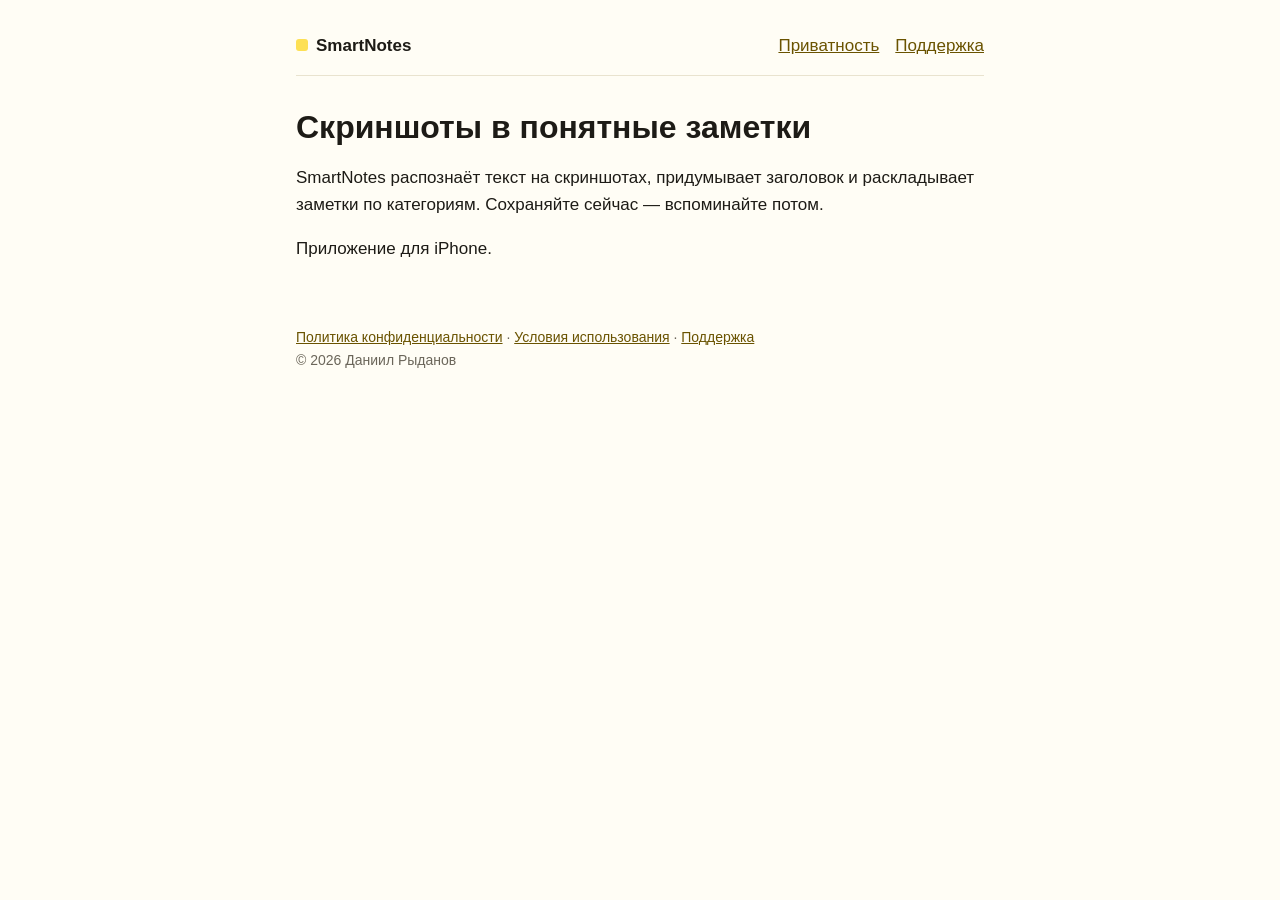
<file: index.html>
<!doctype html>
<html lang="ru">
<head>
  <meta charset="utf-8">
  <meta name="viewport" content="width=device-width, initial-scale=1">
  <title>SmartNotes — скриншоты в понятные заметки</title>
  <meta name="description" content="SmartNotes распознаёт текст на скриншотах и превращает их в заметки с заголовком и категорией.">
  <link rel="stylesheet" href="/styles.css">
</head>
<body>
<main>
  <header class="site">
    <a class="brand" href="/">SmartNotes</a>
    <nav><a href="/privacy/">Приватность</a><a href="/support/">Поддержка</a></nav>
  </header>

  <h1>Скриншоты в понятные заметки</h1>
  <p>SmartNotes распознаёт текст на скриншотах, придумывает заголовок и раскладывает заметки по категориям. Сохраняйте сейчас — вспоминайте потом.</p>
  <p>Приложение для iPhone.</p>

  <footer class="site">
    <a href="/privacy/">Политика конфиденциальности</a> ·
    <a href="/terms/">Условия использования</a> ·
    <a href="/support/">Поддержка</a><br>
    © 2026 Даниил Рыданов
  </footer>
</main>
</body>
</html>
</file>
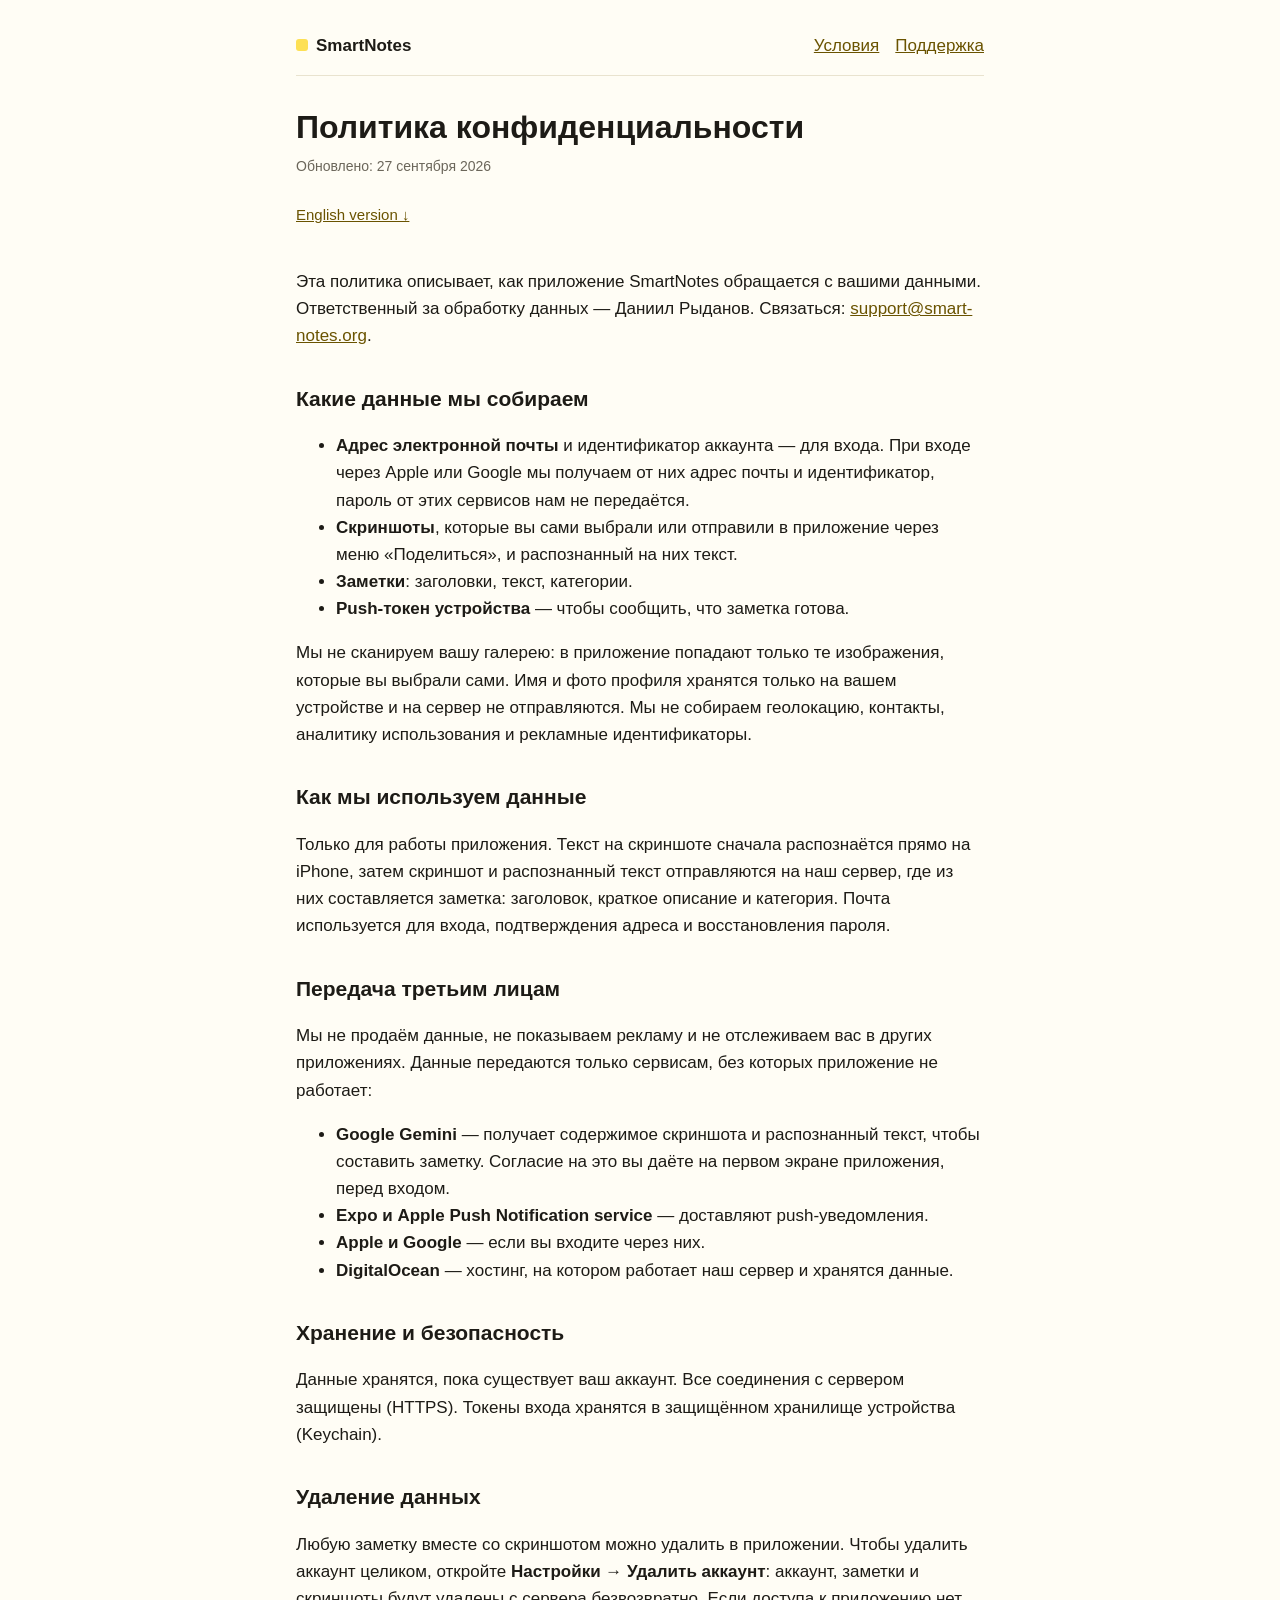
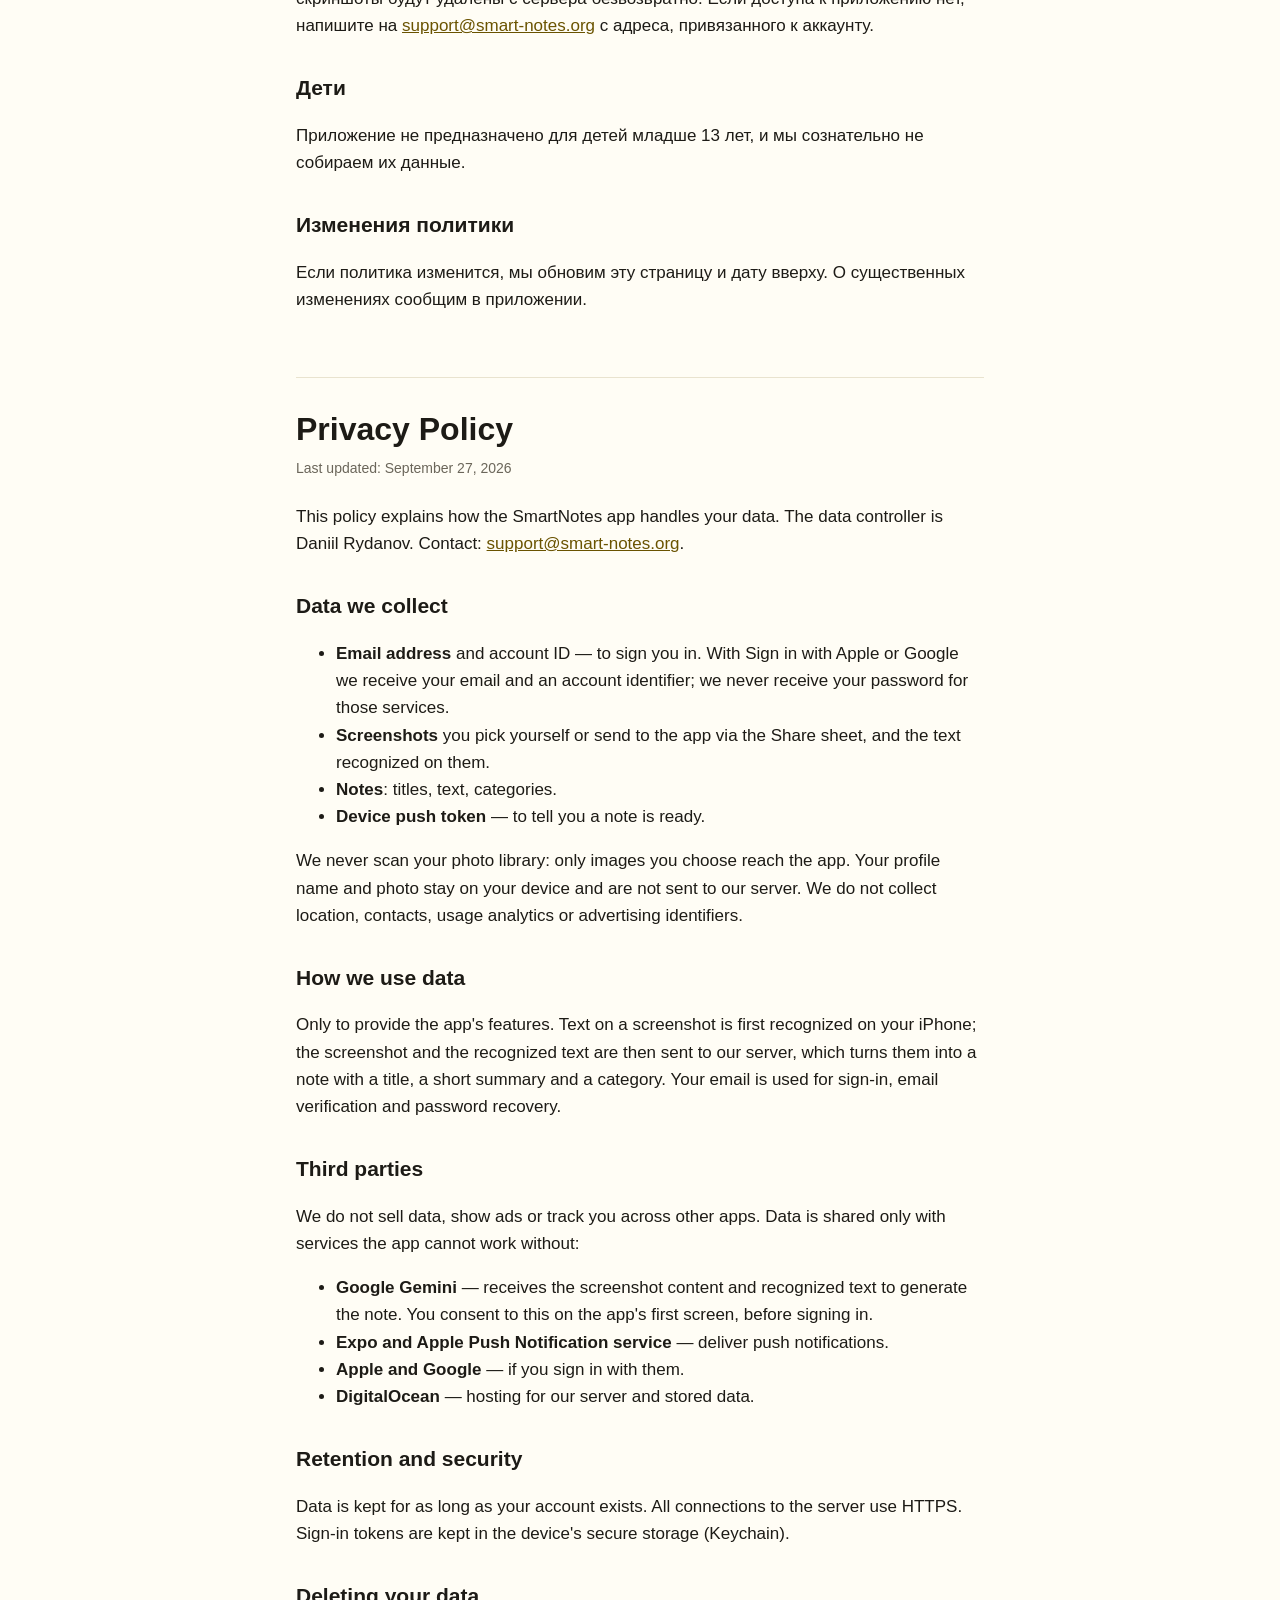
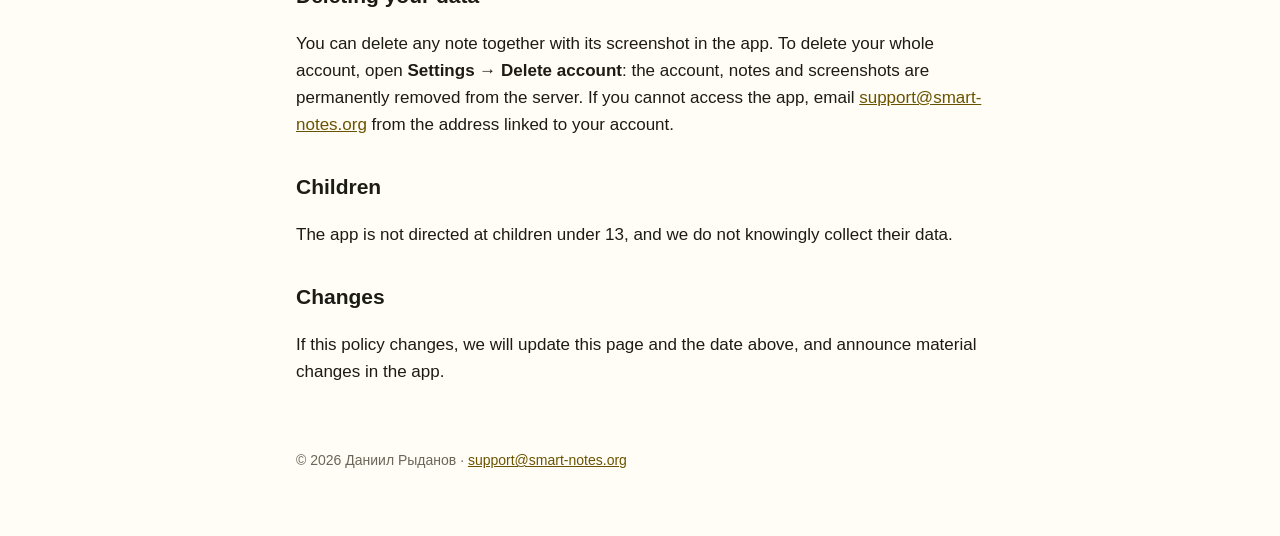
<file: privacy/index.html>
<!doctype html>
<html lang="ru">
<head>
  <meta charset="utf-8">
  <meta name="viewport" content="width=device-width, initial-scale=1">
  <title>Политика конфиденциальности — SmartNotes</title>
  <meta name="description" content="Какие данные собирает SmartNotes, зачем и как их удалить.">
  <link rel="stylesheet" href="/styles.css">
</head>
<body>
<main>
  <header class="site">
    <a class="brand" href="/">SmartNotes</a>
    <nav><a href="/terms/">Условия</a><a href="/support/">Поддержка</a></nav>
  </header>

  <section class="lang" lang="ru">
    <h1>Политика конфиденциальности</h1>
    <p class="updated">Обновлено: 27 сентября 2026</p>
    <a class="lang-switch" href="#en">English version ↓</a>

    <p>Эта политика описывает, как приложение SmartNotes обращается с вашими данными. Ответственный за обработку данных — Даниил Рыданов. Связаться: <a href="mailto:support@smart-notes.org">support@smart-notes.org</a>.</p>

    <h2>Какие данные мы собираем</h2>
    <ul>
      <li><strong>Адрес электронной почты</strong> и идентификатор аккаунта — для входа. При входе через Apple или Google мы получаем от них адрес почты и идентификатор, пароль от этих сервисов нам не передаётся.</li>
      <li><strong>Скриншоты</strong>, которые вы сами выбрали или отправили в приложение через меню «Поделиться», и распознанный на них текст.</li>
      <li><strong>Заметки</strong>: заголовки, текст, категории.</li>
      <li><strong>Push-токен устройства</strong> — чтобы сообщить, что заметка готова.</li>
    </ul>
    <p>Мы не сканируем вашу галерею: в приложение попадают только те изображения, которые вы выбрали сами. Имя и фото профиля хранятся только на вашем устройстве и на сервер не отправляются. Мы не собираем геолокацию, контакты, аналитику использования и рекламные идентификаторы.</p>

    <h2>Как мы используем данные</h2>
    <p>Только для работы приложения. Текст на скриншоте сначала распознаётся прямо на iPhone, затем скриншот и распознанный текст отправляются на наш сервер, где из них составляется заметка: заголовок, краткое описание и категория. Почта используется для входа, подтверждения адреса и восстановления пароля.</p>

    <h2>Передача третьим лицам</h2>
    <p>Мы не продаём данные, не показываем рекламу и не отслеживаем вас в других приложениях. Данные передаются только сервисам, без которых приложение не работает:</p>
    <ul>
      <li><strong>Google Gemini</strong> — получает содержимое скриншота и распознанный текст, чтобы составить заметку. Согласие на это вы даёте на первом экране приложения, перед входом.</li>
      <li><strong>Expo и Apple Push Notification service</strong> — доставляют push-уведомления.</li>
      <li><strong>Apple и Google</strong> — если вы входите через них.</li>
      <li><strong>DigitalOcean</strong> — хостинг, на котором работает наш сервер и хранятся данные.</li>
    </ul>

    <h2>Хранение и безопасность</h2>
    <p>Данные хранятся, пока существует ваш аккаунт. Все соединения с сервером защищены (HTTPS). Токены входа хранятся в защищённом хранилище устройства (Keychain).</p>

    <h2>Удаление данных</h2>
    <p>Любую заметку вместе со скриншотом можно удалить в приложении. Чтобы удалить аккаунт целиком, откройте <strong>Настройки → Удалить аккаунт</strong>: аккаунт, заметки и скриншоты будут удалены с сервера безвозвратно. Если доступа к приложению нет, напишите на <a href="mailto:support@smart-notes.org">support@smart-notes.org</a> с адреса, привязанного к аккаунту.</p>

    <h2>Дети</h2>
    <p>Приложение не предназначено для детей младше 13 лет, и мы сознательно не собираем их данные.</p>

    <h2>Изменения политики</h2>
    <p>Если политика изменится, мы обновим эту страницу и дату вверху. О существенных изменениях сообщим в приложении.</p>
  </section>

  <section class="lang" id="en" lang="en">
    <h1>Privacy Policy</h1>
    <p class="updated">Last updated: September 27, 2026</p>

    <p>This policy explains how the SmartNotes app handles your data. The data controller is Daniil Rydanov. Contact: <a href="mailto:support@smart-notes.org">support@smart-notes.org</a>.</p>

    <h2>Data we collect</h2>
    <ul>
      <li><strong>Email address</strong> and account ID — to sign you in. With Sign in with Apple or Google we receive your email and an account identifier; we never receive your password for those services.</li>
      <li><strong>Screenshots</strong> you pick yourself or send to the app via the Share sheet, and the text recognized on them.</li>
      <li><strong>Notes</strong>: titles, text, categories.</li>
      <li><strong>Device push token</strong> — to tell you a note is ready.</li>
    </ul>
    <p>We never scan your photo library: only images you choose reach the app. Your profile name and photo stay on your device and are not sent to our server. We do not collect location, contacts, usage analytics or advertising identifiers.</p>

    <h2>How we use data</h2>
    <p>Only to provide the app's features. Text on a screenshot is first recognized on your iPhone; the screenshot and the recognized text are then sent to our server, which turns them into a note with a title, a short summary and a category. Your email is used for sign-in, email verification and password recovery.</p>

    <h2>Third parties</h2>
    <p>We do not sell data, show ads or track you across other apps. Data is shared only with services the app cannot work without:</p>
    <ul>
      <li><strong>Google Gemini</strong> — receives the screenshot content and recognized text to generate the note. You consent to this on the app's first screen, before signing in.</li>
      <li><strong>Expo and Apple Push Notification service</strong> — deliver push notifications.</li>
      <li><strong>Apple and Google</strong> — if you sign in with them.</li>
      <li><strong>DigitalOcean</strong> — hosting for our server and stored data.</li>
    </ul>

    <h2>Retention and security</h2>
    <p>Data is kept for as long as your account exists. All connections to the server use HTTPS. Sign-in tokens are kept in the device's secure storage (Keychain).</p>

    <h2>Deleting your data</h2>
    <p>You can delete any note together with its screenshot in the app. To delete your whole account, open <strong>Settings → Delete account</strong>: the account, notes and screenshots are permanently removed from the server. If you cannot access the app, email <a href="mailto:support@smart-notes.org">support@smart-notes.org</a> from the address linked to your account.</p>

    <h2>Children</h2>
    <p>The app is not directed at children under 13, and we do not knowingly collect their data.</p>

    <h2>Changes</h2>
    <p>If this policy changes, we will update this page and the date above, and announce material changes in the app.</p>
  </section>

  <footer class="site">© 2026 Даниил Рыданов · <a href="mailto:support@smart-notes.org">support@smart-notes.org</a></footer>
</main>
</body>
</html>
</file>
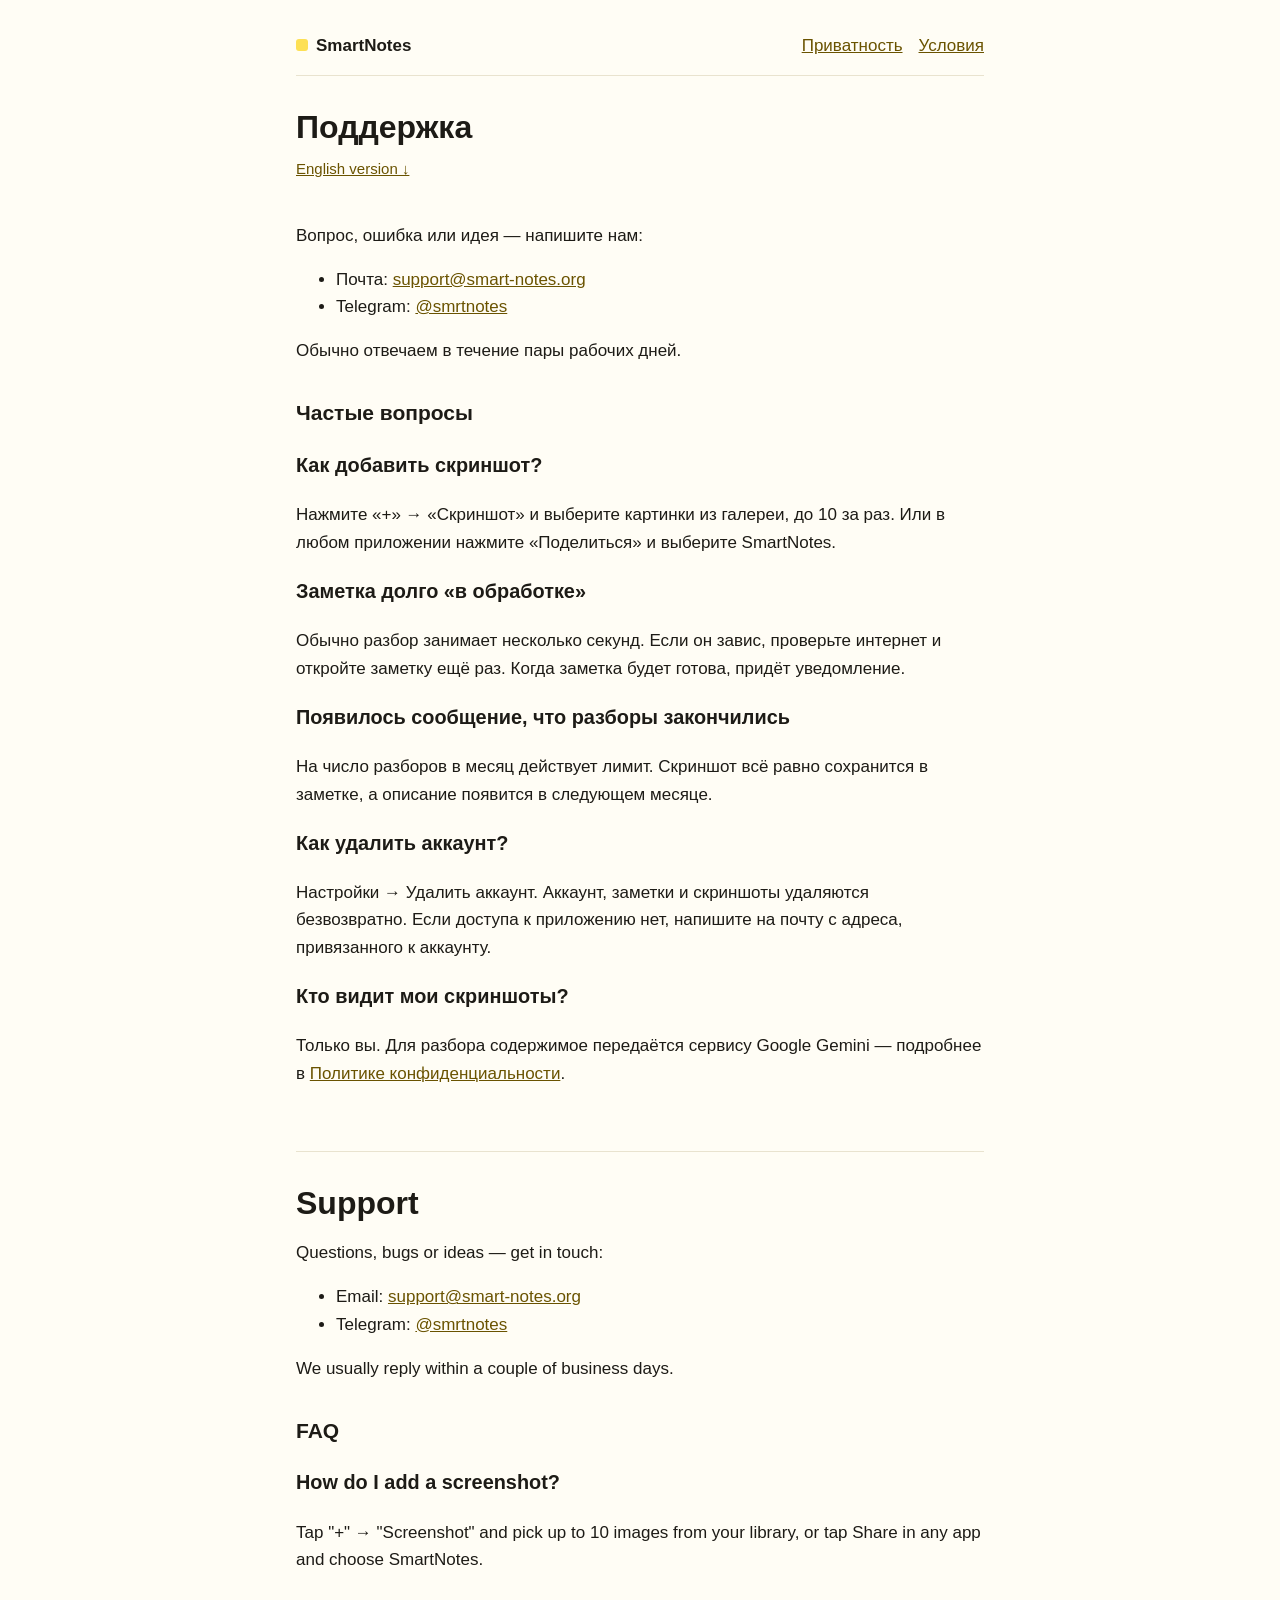
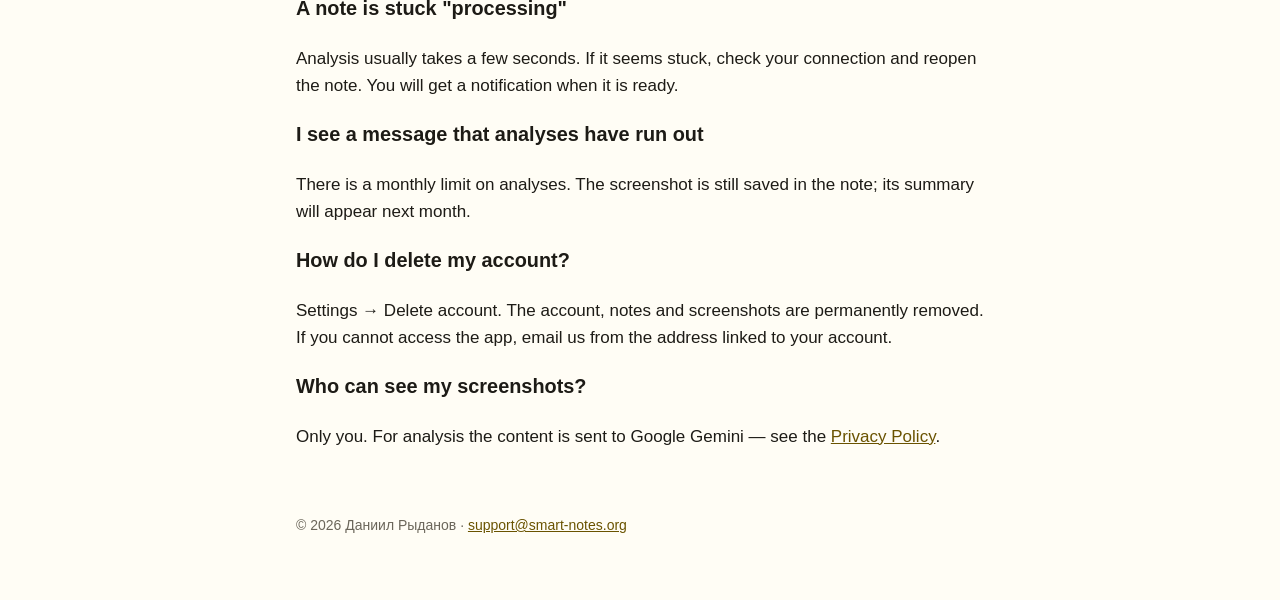
<file: support/index.html>
<!doctype html>
<html lang="ru">
<head>
  <meta charset="utf-8">
  <meta name="viewport" content="width=device-width, initial-scale=1">
  <title>Поддержка — SmartNotes</title>
  <meta name="description" content="Как связаться с поддержкой SmartNotes и ответы на частые вопросы.">
  <link rel="stylesheet" href="/styles.css">
</head>
<body>
<main>
  <header class="site">
    <a class="brand" href="/">SmartNotes</a>
    <nav><a href="/privacy/">Приватность</a><a href="/terms/">Условия</a></nav>
  </header>

  <section class="lang" lang="ru">
    <h1>Поддержка</h1>
    <a class="lang-switch" href="#en">English version ↓</a>

    <p>Вопрос, ошибка или идея — напишите нам:</p>
    <ul>
      <li>Почта: <a href="mailto:support@smart-notes.org">support@smart-notes.org</a></li>
      <li>Telegram: <a href="https://t.me/smrtnotes">@smrtnotes</a></li>
    </ul>
    <p>Обычно отвечаем в течение пары рабочих дней.</p>

    <h2>Частые вопросы</h2>

    <h3>Как добавить скриншот?</h3>
    <p>Нажмите «+» → «Скриншот» и выберите картинки из галереи, до 10 за раз. Или в любом приложении нажмите «Поделиться» и выберите SmartNotes.</p>

    <h3>Заметка долго «в обработке»</h3>
    <p>Обычно разбор занимает несколько секунд. Если он завис, проверьте интернет и откройте заметку ещё раз. Когда заметка будет готова, придёт уведомление.</p>

    <h3>Появилось сообщение, что разборы закончились</h3>
    <p>На число разборов в месяц действует лимит. Скриншот всё равно сохранится в заметке, а описание появится в следующем месяце.</p>

    <h3>Как удалить аккаунт?</h3>
    <p>Настройки → Удалить аккаунт. Аккаунт, заметки и скриншоты удаляются безвозвратно. Если доступа к приложению нет, напишите на почту с адреса, привязанного к аккаунту.</p>

    <h3>Кто видит мои скриншоты?</h3>
    <p>Только вы. Для разбора содержимое передаётся сервису Google Gemini — подробнее в <a href="/privacy/">Политике конфиденциальности</a>.</p>
  </section>

  <section class="lang" id="en" lang="en">
    <h1>Support</h1>

    <p>Questions, bugs or ideas — get in touch:</p>
    <ul>
      <li>Email: <a href="mailto:support@smart-notes.org">support@smart-notes.org</a></li>
      <li>Telegram: <a href="https://t.me/smrtnotes">@smrtnotes</a></li>
    </ul>
    <p>We usually reply within a couple of business days.</p>

    <h2>FAQ</h2>

    <h3>How do I add a screenshot?</h3>
    <p>Tap "+" → "Screenshot" and pick up to 10 images from your library, or tap Share in any app and choose SmartNotes.</p>

    <h3>A note is stuck "processing"</h3>
    <p>Analysis usually takes a few seconds. If it seems stuck, check your connection and reopen the note. You will get a notification when it is ready.</p>

    <h3>I see a message that analyses have run out</h3>
    <p>There is a monthly limit on analyses. The screenshot is still saved in the note; its summary will appear next month.</p>

    <h3>How do I delete my account?</h3>
    <p>Settings → Delete account. The account, notes and screenshots are permanently removed. If you cannot access the app, email us from the address linked to your account.</p>

    <h3>Who can see my screenshots?</h3>
    <p>Only you. For analysis the content is sent to Google Gemini — see the <a href="/privacy/#en">Privacy Policy</a>.</p>
  </section>

  <footer class="site">© 2026 Даниил Рыданов · <a href="mailto:support@smart-notes.org">support@smart-notes.org</a></footer>
</main>
</body>
</html>
</file>
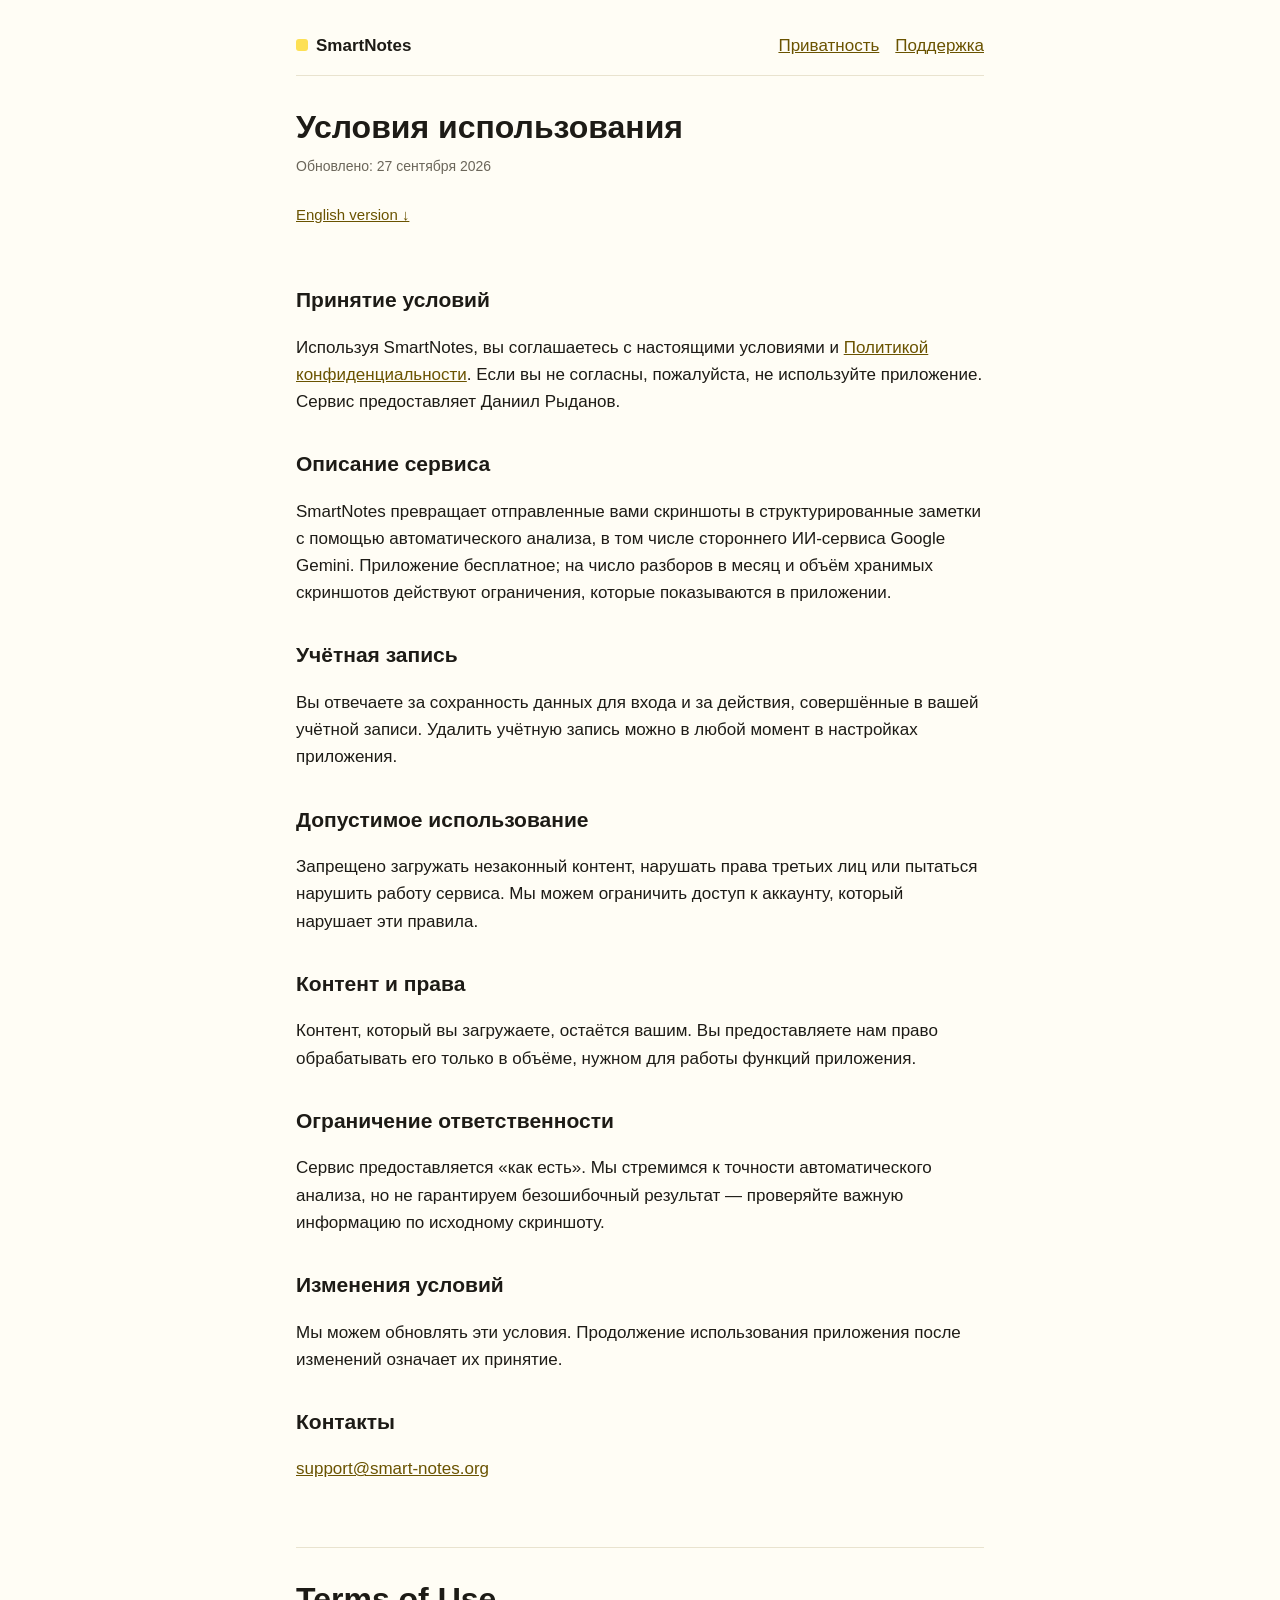
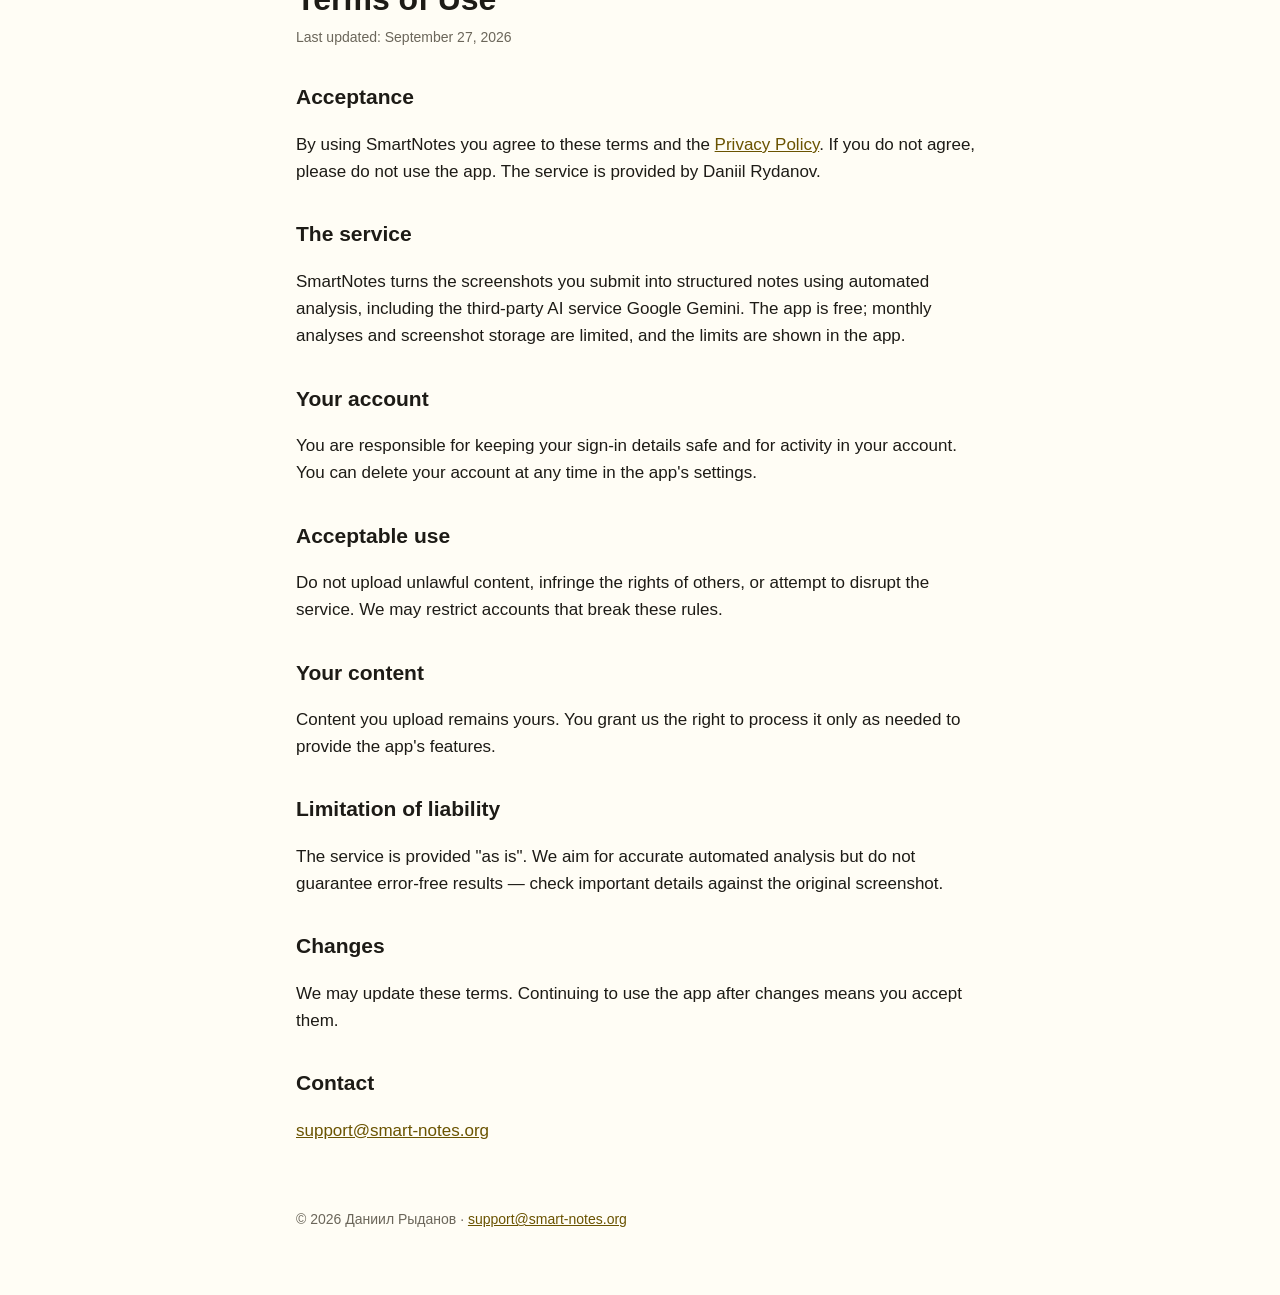
<file: terms/index.html>
<!doctype html>
<html lang="ru">
<head>
  <meta charset="utf-8">
  <meta name="viewport" content="width=device-width, initial-scale=1">
  <title>Условия использования — SmartNotes</title>
  <meta name="description" content="Условия использования приложения SmartNotes.">
  <link rel="stylesheet" href="/styles.css">
</head>
<body>
<main>
  <header class="site">
    <a class="brand" href="/">SmartNotes</a>
    <nav><a href="/privacy/">Приватность</a><a href="/support/">Поддержка</a></nav>
  </header>

  <section class="lang" lang="ru">
    <h1>Условия использования</h1>
    <p class="updated">Обновлено: 27 сентября 2026</p>
    <a class="lang-switch" href="#en">English version ↓</a>

    <h2>Принятие условий</h2>
    <p>Используя SmartNotes, вы соглашаетесь с настоящими условиями и <a href="/privacy/">Политикой конфиденциальности</a>. Если вы не согласны, пожалуйста, не используйте приложение. Сервис предоставляет Даниил Рыданов.</p>

    <h2>Описание сервиса</h2>
    <p>SmartNotes превращает отправленные вами скриншоты в структурированные заметки с помощью автоматического анализа, в том числе стороннего ИИ-сервиса Google Gemini. Приложение бесплатное; на число разборов в месяц и объём хранимых скриншотов действуют ограничения, которые показываются в приложении.</p>

    <h2>Учётная запись</h2>
    <p>Вы отвечаете за сохранность данных для входа и за действия, совершённые в вашей учётной записи. Удалить учётную запись можно в любой момент в настройках приложения.</p>

    <h2>Допустимое использование</h2>
    <p>Запрещено загружать незаконный контент, нарушать права третьих лиц или пытаться нарушить работу сервиса. Мы можем ограничить доступ к аккаунту, который нарушает эти правила.</p>

    <h2>Контент и права</h2>
    <p>Контент, который вы загружаете, остаётся вашим. Вы предоставляете нам право обрабатывать его только в объёме, нужном для работы функций приложения.</p>

    <h2>Ограничение ответственности</h2>
    <p>Сервис предоставляется «как есть». Мы стремимся к точности автоматического анализа, но не гарантируем безошибочный результат — проверяйте важную информацию по исходному скриншоту.</p>

    <h2>Изменения условий</h2>
    <p>Мы можем обновлять эти условия. Продолжение использования приложения после изменений означает их принятие.</p>

    <h2>Контакты</h2>
    <p><a href="mailto:support@smart-notes.org">support@smart-notes.org</a></p>
  </section>

  <section class="lang" id="en" lang="en">
    <h1>Terms of Use</h1>
    <p class="updated">Last updated: September 27, 2026</p>

    <h2>Acceptance</h2>
    <p>By using SmartNotes you agree to these terms and the <a href="/privacy/#en">Privacy Policy</a>. If you do not agree, please do not use the app. The service is provided by Daniil Rydanov.</p>

    <h2>The service</h2>
    <p>SmartNotes turns the screenshots you submit into structured notes using automated analysis, including the third-party AI service Google Gemini. The app is free; monthly analyses and screenshot storage are limited, and the limits are shown in the app.</p>

    <h2>Your account</h2>
    <p>You are responsible for keeping your sign-in details safe and for activity in your account. You can delete your account at any time in the app's settings.</p>

    <h2>Acceptable use</h2>
    <p>Do not upload unlawful content, infringe the rights of others, or attempt to disrupt the service. We may restrict accounts that break these rules.</p>

    <h2>Your content</h2>
    <p>Content you upload remains yours. You grant us the right to process it only as needed to provide the app's features.</p>

    <h2>Limitation of liability</h2>
    <p>The service is provided "as is". We aim for accurate automated analysis but do not guarantee error-free results — check important details against the original screenshot.</p>

    <h2>Changes</h2>
    <p>We may update these terms. Continuing to use the app after changes means you accept them.</p>

    <h2>Contact</h2>
    <p><a href="mailto:support@smart-notes.org">support@smart-notes.org</a></p>
  </section>

  <footer class="site">© 2026 Даниил Рыданов · <a href="mailto:support@smart-notes.org">support@smart-notes.org</a></footer>
</main>
</body>
</html>
</file>
<file: styles.css>
/* One stylesheet for every page: the site is three documents and a landing,
   so tokens live here rather than in a build step. */
:root {
  --paper: #fffdf5;
  --ink: #1d1b16;
  --muted: #6b665a;
  --line: #e9e3cf;
  --accent: #fde054;
  --link: #6a5300;
}

@media (prefers-color-scheme: dark) {
  :root {
    --paper: #16150f;
    --ink: #f3efe2;
    --muted: #a8a290;
    --line: #2e2b21;
    --accent: #fde054;
    --link: #fde054;
  }
}

* { box-sizing: border-box; }

body {
  margin: 0;
  background: var(--paper);
  color: var(--ink);
  font: 17px/1.6 -apple-system, BlinkMacSystemFont, "Segoe UI", Roboto, sans-serif;
}

main {
  max-width: 720px;
  margin: 0 auto;
  padding: 32px 16px 64px;
}

header.site {
  display: flex;
  justify-content: space-between;
  align-items: center;
  gap: 16px;
  padding-bottom: 16px;
  border-bottom: 1px solid var(--line);
  margin-bottom: 32px;
}

.brand {
  font-weight: 700;
  color: var(--ink);
  text-decoration: none;
}

.brand::before {
  content: "";
  display: inline-block;
  width: 12px;
  height: 12px;
  margin-right: 8px;
  border-radius: 3px;
  background: var(--accent);
}

nav a { margin-left: 16px; }

a { color: var(--link); }

h1 { font-size: 32px; line-height: 1.2; margin: 0 0 8px; }
h2 { font-size: 21px; margin: 32px 0 8px; }

.updated { color: var(--muted); font-size: 14px; margin: 0 0 24px; }

.lang-switch {
  display: inline-block;
  margin-bottom: 24px;
  font-size: 15px;
}

section.lang + section.lang {
  margin-top: 64px;
  padding-top: 32px;
  border-top: 1px solid var(--line);
}

footer.site {
  margin-top: 64px;
  color: var(--muted);
  font-size: 14px;
}
</file>
